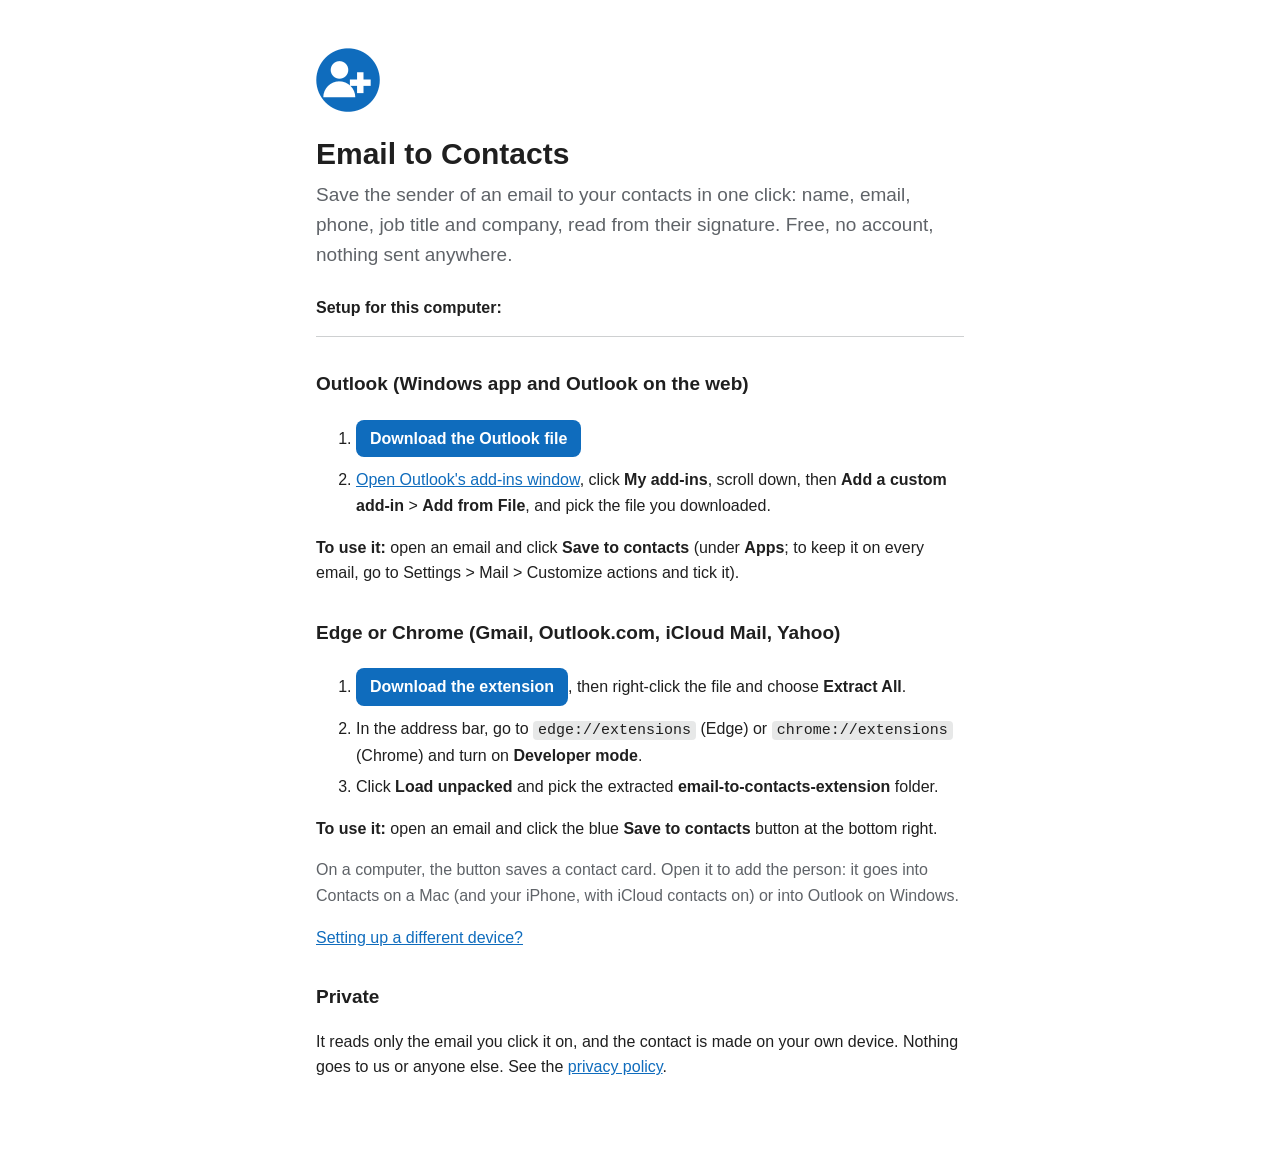
<file: index.html>
<!doctype html>
<html lang="en">
<head>
  <meta charset="utf-8">
  <meta name="viewport" content="width=device-width, initial-scale=1">
  <title>Email to Contacts</title>
  <meta name="description" content="Save the sender of an email to your contacts in one click, with the phone number, job title and company from their signature. Free, no account.">
  <link rel="icon" href="icon-128.png">
  <link rel="stylesheet" href="site.css">
</head>
<body>
  <main>
    <p><img src="icon-128.png" alt="" width="64" height="64"></p>
    <h1>Email to Contacts</h1>
    <p class="lead">Save the sender of an email to your contacts in one click: name, email, phone, job title and company, read from their signature. Free, no account, nothing sent anywhere.</p>

    <p class="for" id="for" hidden></p>

    <section class="setup" data-device="iphone">
      <h2>iPhone</h2>
      <p id="shortcut-ready" hidden><a class="button" id="shortcut-link" href="#">Add the Save to Contacts button</a><br>Then tap <strong>Add Shortcut</strong>.</p>
      <p id="shortcut-later" class="muted">The iPhone button is being finished. For now, open <a href="app/">the app</a> and tap <strong>Paste from email</strong>.</p>
      <p><strong>To use it:</strong> in any email app, press and hold the signature, select it, tap <strong>Share</strong>, then <strong>Save to Contacts</strong>.</p>
    </section>

    <section class="setup" data-device="android">
      <h2>Android</h2>
      <p><a class="button" href="app/">Open the app</a><br>Then tap <strong>Install</strong> (or ⋮ menu, then <strong>Add to Home screen</strong>).</p>
      <p><strong>To use it:</strong> in any email app, select the signature, tap <strong>Share</strong>, then <strong>Email to Contacts</strong>.</p>
    </section>

    <section class="setup" data-device="computer">
      <h2>Outlook (Windows app and Outlook on the web)</h2>
      <ol>
        <li><a class="button small" href="outlook/manifest.xml" download="email-to-contacts-outlook.xml">Download the Outlook file</a></li>
        <li><a href="https://aka.ms/olksideload" target="_blank" rel="noopener">Open Outlook's add-ins window</a>, click <strong>My add-ins</strong>, scroll down, then <strong>Add a custom add-in</strong> &gt; <strong>Add from File</strong>, and pick the file you downloaded.</li>
      </ol>
      <p><strong>To use it:</strong> open an email and click <strong>Save to contacts</strong> (under <strong>Apps</strong>; to keep it on every email, go to Settings &gt; Mail &gt; Customize actions and tick it).</p>

      <h2>Edge or Chrome (Gmail, Outlook.com, iCloud Mail, Yahoo)</h2>
      <ol>
        <li><a class="button small" href="email-to-contacts-extension.zip" download>Download the extension</a>, then right-click the file and choose <strong>Extract All</strong>.</li>
        <li>In the address bar, go to <code>edge://extensions</code> (Edge) or <code>chrome://extensions</code> (Chrome) and turn on <strong>Developer mode</strong>.</li>
        <li>Click <strong>Load unpacked</strong> and pick the extracted <strong>email-to-contacts-extension</strong> folder.</li>
      </ol>
      <p><strong>To use it:</strong> open an email and click the blue <strong>Save to contacts</strong> button at the bottom right.</p>

      <p class="muted">On a computer, the button saves a contact card. Open it to add the person: it goes into Contacts on a Mac (and your iPhone, with iCloud contacts on) or into Outlook on Windows.</p>
    </section>

    <p><a href="#" id="show-all" hidden>Setting up a different device?</a></p>

    <h2>Private</h2>
    <p>It reads only the email you click it on, and the contact is made on your own device. Nothing goes to us or anyone else. See the <a href="privacy.html">privacy policy</a>.</p>
  </main>
  <script>
    // Show the right setup first. Fill in SHORTCUT once the iPhone shortcut's iCloud link exists.
    (function () {
      var SHORTCUT = '';
      var ua = navigator.userAgent;
      var device = /iPhone|iPad|iPod/.test(ua) || (navigator.platform === 'MacIntel' && navigator.maxTouchPoints > 1) ? 'iphone'
        : /Android/.test(ua) ? 'android' : 'computer';
      var names = { iphone: 'your iPhone', android: 'your Android phone', computer: 'this computer' };
      var sections = document.querySelectorAll('.setup');
      for (var i = 0; i < sections.length; i++) sections[i].hidden = sections[i].getAttribute('data-device') !== device;
      var label = document.getElementById('for');
      label.textContent = 'Setup for ' + names[device] + ':';
      label.hidden = false;
      var all = document.getElementById('show-all');
      all.hidden = false;
      all.addEventListener('click', function (e) {
        e.preventDefault();
        for (var i = 0; i < sections.length; i++) sections[i].hidden = false;
        all.hidden = true;
        label.hidden = true;
      });
      if (SHORTCUT) {
        document.getElementById('shortcut-link').href = SHORTCUT;
        document.getElementById('shortcut-ready').hidden = false;
        document.getElementById('shortcut-later').hidden = true;
      }
    })();
  </script>
</body>
</html>
</file>
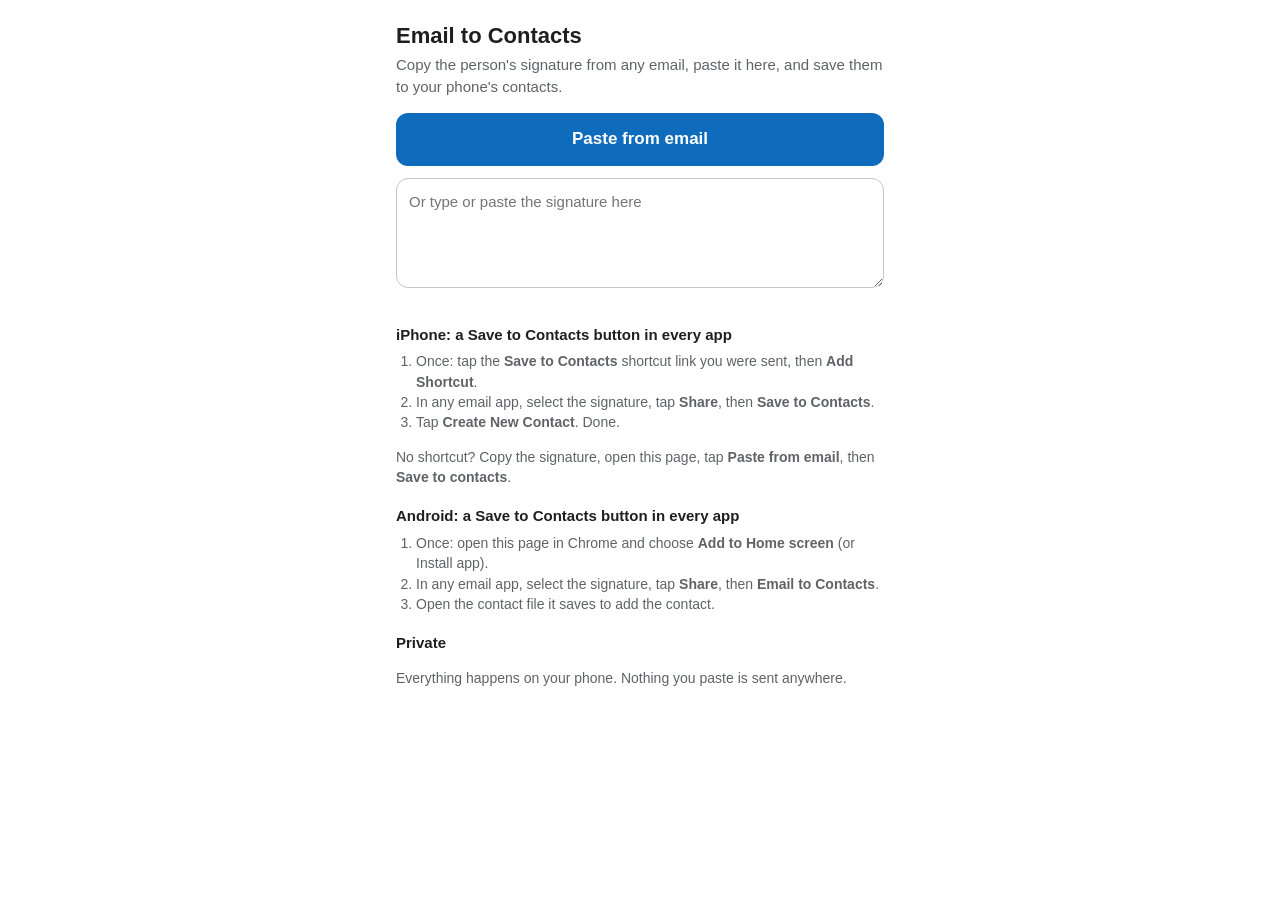
<file: app/index.html>
<!doctype html>
<html lang="en">
<head>
  <meta charset="utf-8">
  <meta name="viewport" content="width=device-width, initial-scale=1, viewport-fit=cover">
  <title>Email to Contacts</title>
  <meta name="description" content="Copy a signature from any email and save the person to your phone's contacts.">
  <meta name="theme-color" content="#0f6cbd">
  <meta name="apple-mobile-web-app-capable" content="yes">
  <meta name="apple-mobile-web-app-title" content="To Contacts">
  <link rel="manifest" href="manifest.webmanifest">
  <link rel="icon" href="icon-192.png">
  <link rel="apple-touch-icon" href="icon-180.png">
  <style>
    :root { --text: #1f1f1f; --muted: #5f6368; --line: #c4c7c5; --accent: #0f6cbd; --bg: #ffffff; --soft: #f1f4f8; --error: #a4262c; }
    @media (prefers-color-scheme: dark) { :root { --text: #e8eaed; --muted: #b0b3b8; --line: #5f6368; --accent: #4f9bf0; --bg: #17181a; --soft: #24262a; --error: #f1707b; } }
    * { box-sizing: border-box; }
    body { margin: 0; background: var(--bg); color: var(--text); font: 17px/1.45 -apple-system, BlinkMacSystemFont, "Segoe UI", Roboto, sans-serif; }
    main { max-width: 520px; margin: 0 auto; padding: max(16px, env(safe-area-inset-top)) 16px 32px; }
    h1 { font-size: 22px; margin: 4px 0 2px; }
    .lead { color: var(--muted); margin: 0 0 16px; font-size: 15px; }
    button { font: inherit; font-weight: 600; border: 0; border-radius: 12px; padding: 14px 18px; width: 100%; cursor: pointer; }
    .primary { background: var(--accent); color: #fff; }
    .secondary { background: var(--soft); color: var(--text); }
    .row { display: flex; gap: 10px; margin-bottom: 12px; }
    textarea { width: 100%; min-height: 110px; font: inherit; font-size: 15px; padding: 12px; border: 1px solid var(--line); border-radius: 12px; background: var(--bg); color: var(--text); }
    label { display: block; font-size: 13px; color: var(--muted); margin: 12px 0 0; }
    input { display: block; width: 100%; font: inherit; padding: 12px; margin-top: 4px; border: 1px solid var(--line); border-radius: 10px; background: var(--bg); color: var(--text); }
    .card { margin-top: 18px; padding: 4px 0 0; }
    .status { margin: 12px 0 0; color: var(--muted); font-size: 15px; }
    .status.error { color: var(--error); }
    .help { margin-top: 28px; font-size: 14px; color: var(--muted); }
    .help h2 { font-size: 15px; color: var(--text); margin: 18px 0 6px; }
    .help ol { padding-left: 20px; margin: 0; }
    [hidden] { display: none !important; }
  </style>
</head>
<body>
  <main>
    <h1>Email to Contacts</h1>
    <p class="lead">Copy the person's signature from any email, paste it here, and save them to your phone's contacts.</p>

    <div class="row">
      <button id="paste" class="primary" type="button">Paste from email</button>
    </div>
    <textarea id="text" placeholder="Or type or paste the signature here" aria-label="Email text"></textarea>

    <form id="card" class="card" hidden>
      <label>Name <input id="name" autocomplete="off"></label>
      <label>Mobile / phone <input id="phone" type="tel" autocomplete="off"></label>
      <label>Other phone <input id="phone2" type="tel" autocomplete="off"></label>
      <label>Email <input id="email" type="email" autocomplete="off"></label>
      <label>Job title <input id="title" autocomplete="off"></label>
      <label>Company <input id="company" autocomplete="off"></label>
      <p></p>
      <button id="save" class="primary" type="submit">Save to contacts</button>
      <p id="status" class="status" hidden></p>
      <button id="again" class="secondary" type="button" style="margin-top:12px">Start again</button>
    </form>

    <section class="help">
      <h2>iPhone: a Save to Contacts button in every app</h2>
      <ol>
        <li>Once: tap the <strong>Save to Contacts</strong> shortcut link you were sent, then <strong>Add Shortcut</strong>.</li>
        <li>In any email app, select the signature, tap <strong>Share</strong>, then <strong>Save to Contacts</strong>.</li>
        <li>Tap <strong>Create New Contact</strong>. Done.</li>
      </ol>
      <p>No shortcut? Copy the signature, open this page, tap <strong>Paste from email</strong>, then <strong>Save to contacts</strong>.</p>
      <h2>Android: a Save to Contacts button in every app</h2>
      <ol>
        <li>Once: open this page in Chrome and choose <strong>Add to Home screen</strong> (or Install app).</li>
        <li>In any email app, select the signature, tap <strong>Share</strong>, then <strong>Email to Contacts</strong>.</li>
        <li>Open the contact file it saves to add the contact.</li>
      </ol>
      <h2>Private</h2>
      <p>Everything happens on your phone. Nothing you paste is sent anywhere.</p>
    </section>
  </main>
  <script src="parser.js"></script>
  <script src="contact.js"></script>
  <script src="app.js"></script>
</body>
</html>
</file>
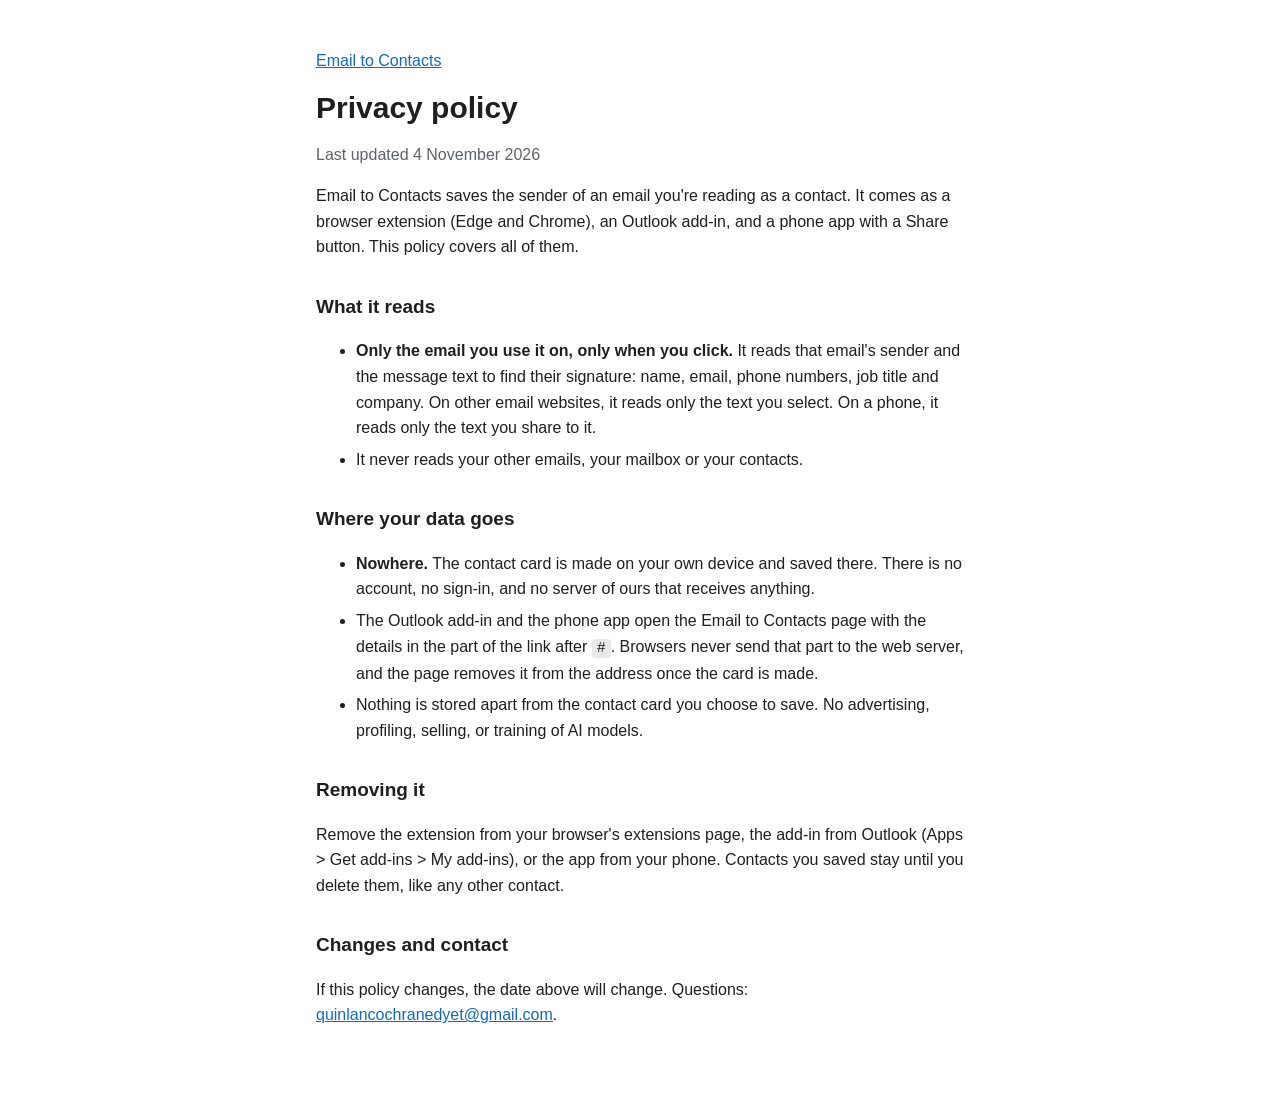
<file: privacy.html>
<!doctype html>
<html lang="en">
<head>
  <meta charset="utf-8">
  <meta name="viewport" content="width=device-width, initial-scale=1">
  <title>Email to Contacts: privacy policy</title>
  <link rel="stylesheet" href="site.css">
</head>
<body>
  <main>
    <p><a href="index.html">Email to Contacts</a></p>
    <h1>Privacy policy</h1>
    <p class="muted">Last updated 4 November 2026</p>

    <p>Email to Contacts saves the sender of an email you're reading as a contact. It comes as a browser extension (Edge and Chrome), an Outlook add-in, and a phone app with a Share button. This policy covers all of them.</p>

    <h2>What it reads</h2>
    <ul>
      <li><strong>Only the email you use it on, only when you click.</strong> It reads that email's sender and the message text to find their signature: name, email, phone numbers, job title and company. On other email websites, it reads only the text you select. On a phone, it reads only the text you share to it.</li>
      <li>It never reads your other emails, your mailbox or your contacts.</li>
    </ul>

    <h2>Where your data goes</h2>
    <ul>
      <li><strong>Nowhere.</strong> The contact card is made on your own device and saved there. There is no account, no sign-in, and no server of ours that receives anything.</li>
      <li>The Outlook add-in and the phone app open the Email to Contacts page with the details in the part of the link after <code>#</code>. Browsers never send that part to the web server, and the page removes it from the address once the card is made.</li>
      <li>Nothing is stored apart from the contact card you choose to save. No advertising, profiling, selling, or training of AI models.</li>
    </ul>

    <h2>Removing it</h2>
    <p>Remove the extension from your browser's extensions page, the add-in from Outlook (Apps &gt; Get add-ins &gt; My add-ins), or the app from your phone. Contacts you saved stay until you delete them, like any other contact.</p>

    <h2>Changes and contact</h2>
    <p>If this policy changes, the date above will change. Questions: <a href="mailto:quinlancochranedyet@gmail.com">quinlancochranedyet@gmail.com</a>.</p>
  </main>
</body>
</html>
</file>
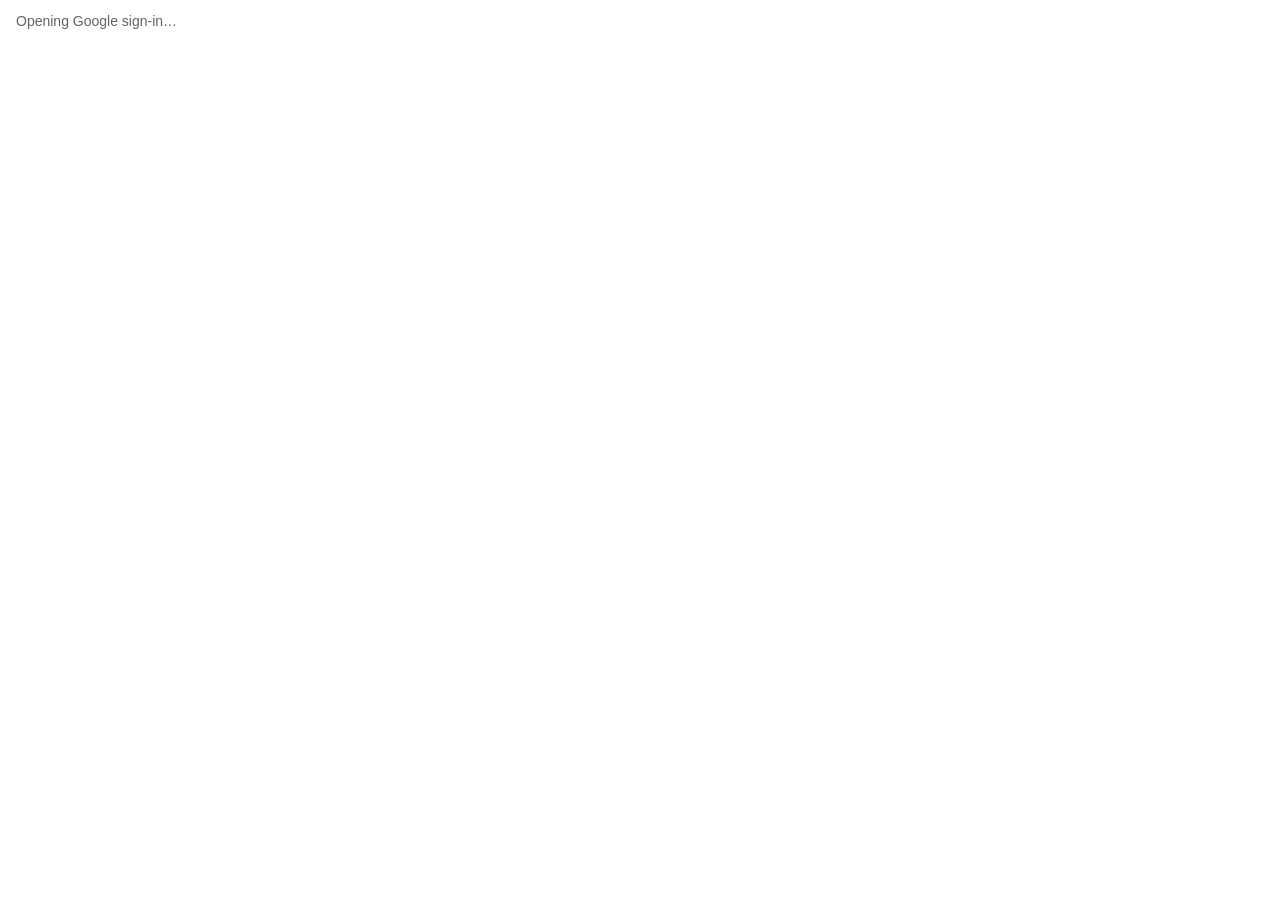
<file: outlook/google-dialog.html>
<!doctype html>
<html lang="en">
<head>
  <meta charset="utf-8">
  <meta name="viewport" content="width=device-width, initial-scale=1">
  <title>Sign in with Google: Email to Contacts</title>
  <link rel="stylesheet" href="taskpane.css?v=5d190763aa">
  <script src="https://appsforoffice.microsoft.com/lib/1/hosted/office.js"></script>
  <script src="config.js?v=df5816b8f9"></script>
  <script src="google.js?v=b31713fc7e"></script>
  <script src="google-dialog.js?v=a50f29d3c8"></script>
</head>
<body>
  <main><p class="status">Opening Google sign-in…</p></main>
</body>
</html>
</file>
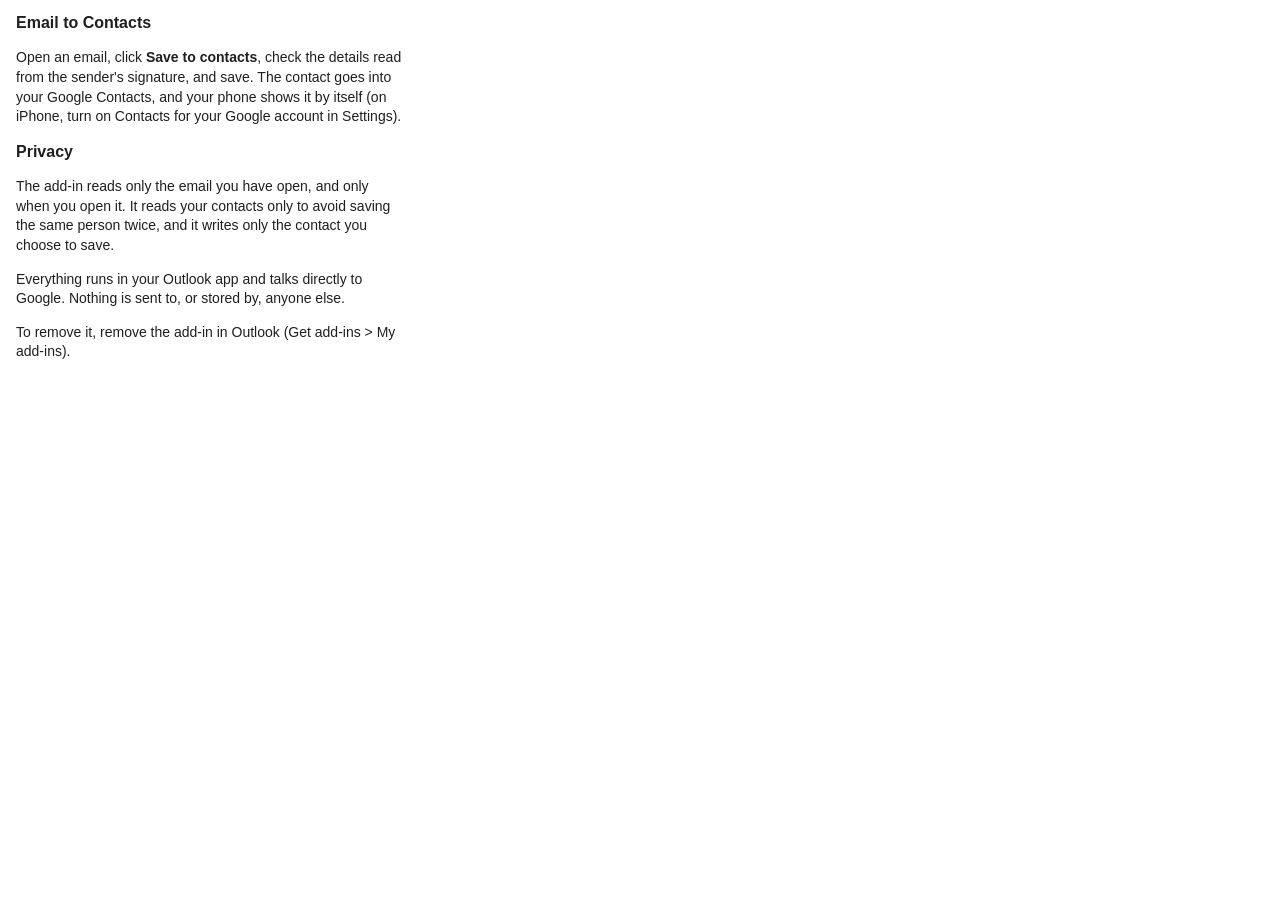
<file: outlook/support.html>
<!doctype html>
<html lang="en">
<head>
  <meta charset="utf-8">
  <meta name="viewport" content="width=device-width, initial-scale=1">
  <title>Email to Contacts: help and privacy</title>
  <link rel="stylesheet" href="taskpane.css?v=5d190763aa">
</head>
<body>
  <main>
    <h1>Email to Contacts</h1>
    <p>Open an email, click <strong>Save to contacts</strong>, check the details read from the sender's signature, and save. The contact goes into your Google Contacts, and your phone shows it by itself (on iPhone, turn on Contacts for your Google account in Settings).</p>
    <h1>Privacy</h1>
    <p>The add-in reads only the email you have open, and only when you open it. It reads your contacts only to avoid saving the same person twice, and it writes only the contact you choose to save.</p>
    <p>Everything runs in your Outlook app and talks directly to Google. Nothing is sent to, or stored by, anyone else.</p>
    <p>To remove it, remove the add-in in Outlook (Get add-ins &gt; My add-ins).</p>
  </main>
</body>
</html>
</file>
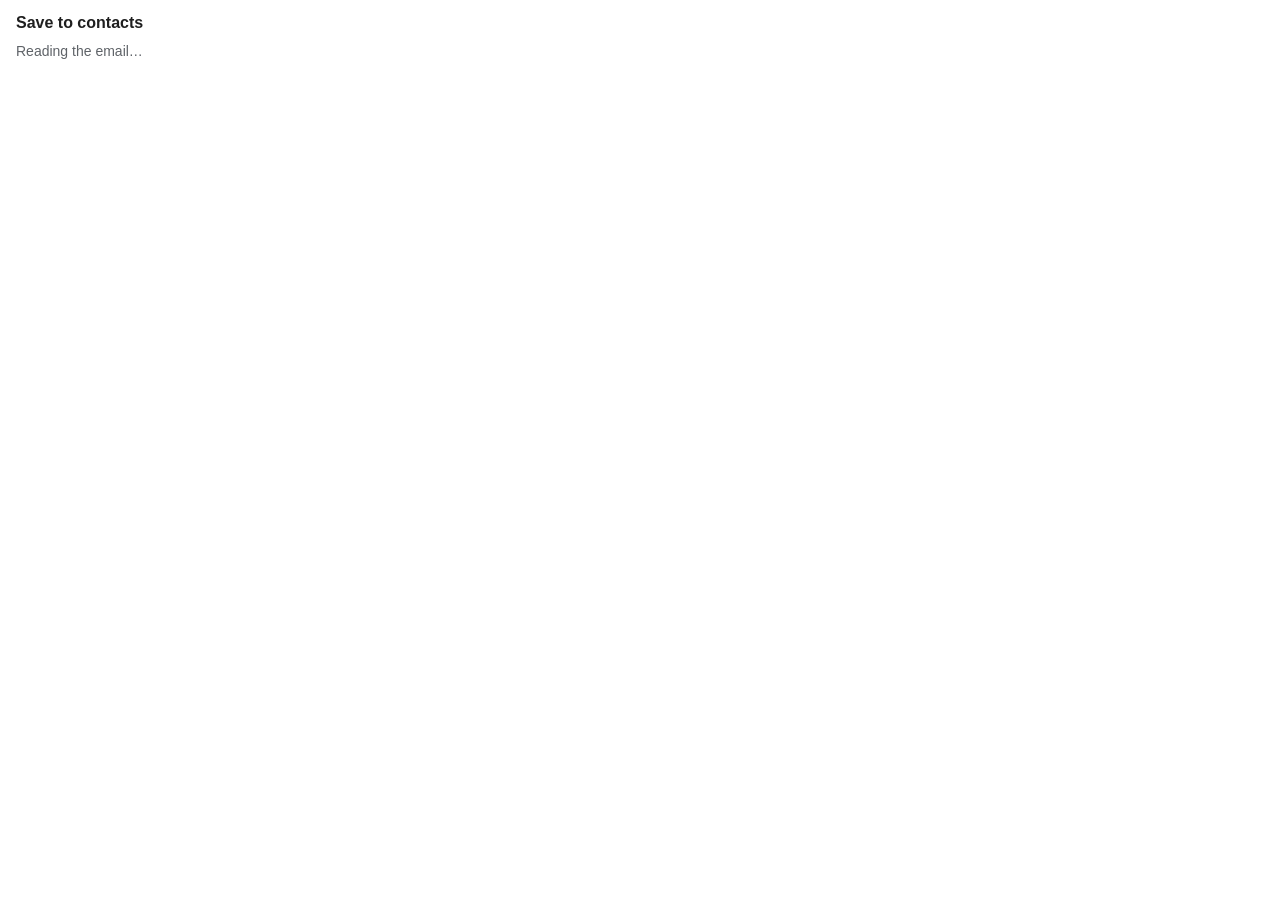
<file: outlook/taskpane.html>
<!doctype html>
<html lang="en">
<head>
  <meta charset="utf-8">
  <meta name="viewport" content="width=device-width, initial-scale=1">
  <title>Email to Contacts</title>
  <link rel="stylesheet" href="taskpane.css?v=5d190763aa">
  <script src="https://appsforoffice.microsoft.com/lib/1/hosted/office.js"></script>
  <script src="config.js?v=df5816b8f9"></script>
  <script src="parser.js?v=c407ab1d13"></script>
  <script src="contact-core.js?v=946816bf51"></script>
  <script src="google.js?v=b31713fc7e"></script>
  <script src="taskpane.js?v=8f616ece01"></script>
</head>
<body>
  <main>
    <h1>Save to contacts</h1>
    <p id="status" class="status">Reading the email…</p>

    <form id="details" hidden>
      <p id="note" class="note" hidden></p>
      <label>Name <input id="name" autocomplete="off"></label>
      <label>Email <input id="email" type="email" autocomplete="off"></label>
      <div id="phones"></div>
      <label>Job title <input id="title" autocomplete="off"></label>
      <label>Company <input id="company" autocomplete="off"></label>
      <button id="save" type="submit">Save to contacts</button>
    </form>

    <section id="done" hidden>
      <p><strong id="done-name"></strong></p>
      <p id="done-message"></p>
      <p><a id="done-link" target="_blank" rel="noopener" hidden>Open contact</a></p>
    </section>
  </main>
</body>
</html>
</file>
<file: site.css>
:root {
  --text: #1f1f1f;
  --muted: #5f6368;
  --accent: #0f6cbd;
  --bg: #ffffff;
}
@media (prefers-color-scheme: dark) {
  :root { --text: #e8eaed; --muted: #b0b3b8; --accent: #8ab4f8; --bg: #202124; }
}
* { box-sizing: border-box; }
body { margin: 0; background: var(--bg); color: var(--text); font: 16px/1.6 "Segoe UI", -apple-system, BlinkMacSystemFont, Roboto, sans-serif; }
main { max-width: 680px; margin: 0 auto; padding: 32px 16px 64px; }
h1 { font-size: 30px; line-height: 1.2; margin: 0 0 8px; }
h2 { font-size: 19px; margin: 32px 0 8px; }
.lead { font-size: 19px; color: var(--muted); margin-top: 0; }
.muted { color: var(--muted); }
a { color: var(--accent); }
li { margin-bottom: 6px; }
.for { font-weight: 600; margin: 24px 0 0; }
.setup { border-top: 1px solid color-mix(in srgb, var(--muted) 30%, transparent); margin-top: 16px; }
.button { display: inline-block; margin: 4px 0; padding: 10px 18px; border-radius: 8px; background: #0f6cbd; color: #fff; font-weight: 600; text-decoration: none; }
.button.small { padding: 6px 14px; }
code { font-size: 15px; background: color-mix(in srgb, var(--muted) 15%, transparent); padding: 1px 5px; border-radius: 4px; }
[hidden] { display: none !important; }
</file>
<file: outlook/taskpane.css>
:root {
  --text: #1f1f1f;
  --muted: #5f6368;
  --line: #c4c7c5;
  --accent: #0f6cbd;
  --accent-text: #ffffff;
  --note: #fff4ce;
  --error: #a4262c;
  --bg: #ffffff;
}
@media (prefers-color-scheme: dark) {
  :root {
    --text: #e8eaed;
    --muted: #b0b3b8;
    --line: #5f6368;
    --accent: #479ef5;
    --accent-text: #0b0b0b;
    --note: #433519;
    --error: #f1707b;
    --bg: #1f1f1f;
  }
}
* { box-sizing: border-box; }
body {
  margin: 0;
  font: 14px/1.4 "Segoe UI", -apple-system, BlinkMacSystemFont, Roboto, sans-serif;
  color: var(--text);
  background: var(--bg);
}
main { padding: 12px 16px 24px; max-width: 420px; }
h1 { font-size: 16px; font-weight: 600; margin: 0 0 8px; }
.status { color: var(--muted); margin: 0 0 12px; }
.status.error { color: var(--error); }
.note { background: var(--note); padding: 8px 10px; border-radius: 6px; margin: 0 0 12px; }
label { display: block; font-size: 12px; color: var(--muted); margin: 0 0 10px; }
input {
  display: block;
  width: 100%;
  margin-top: 3px;
  padding: 7px 9px;
  font: inherit;
  color: var(--text);
  background: var(--bg);
  border: 1px solid var(--line);
  border-radius: 6px;
}
input:focus { outline: 2px solid var(--accent); outline-offset: -1px; }
button {
  margin-top: 4px;
  padding: 8px 18px;
  font: inherit;
  font-weight: 600;
  color: var(--accent-text);
  background: var(--accent);
  border: 0;
  border-radius: 6px;
  cursor: pointer;
}
button:disabled { opacity: 0.6; cursor: default; }
#done p { margin: 0 0 6px; }
</file>
